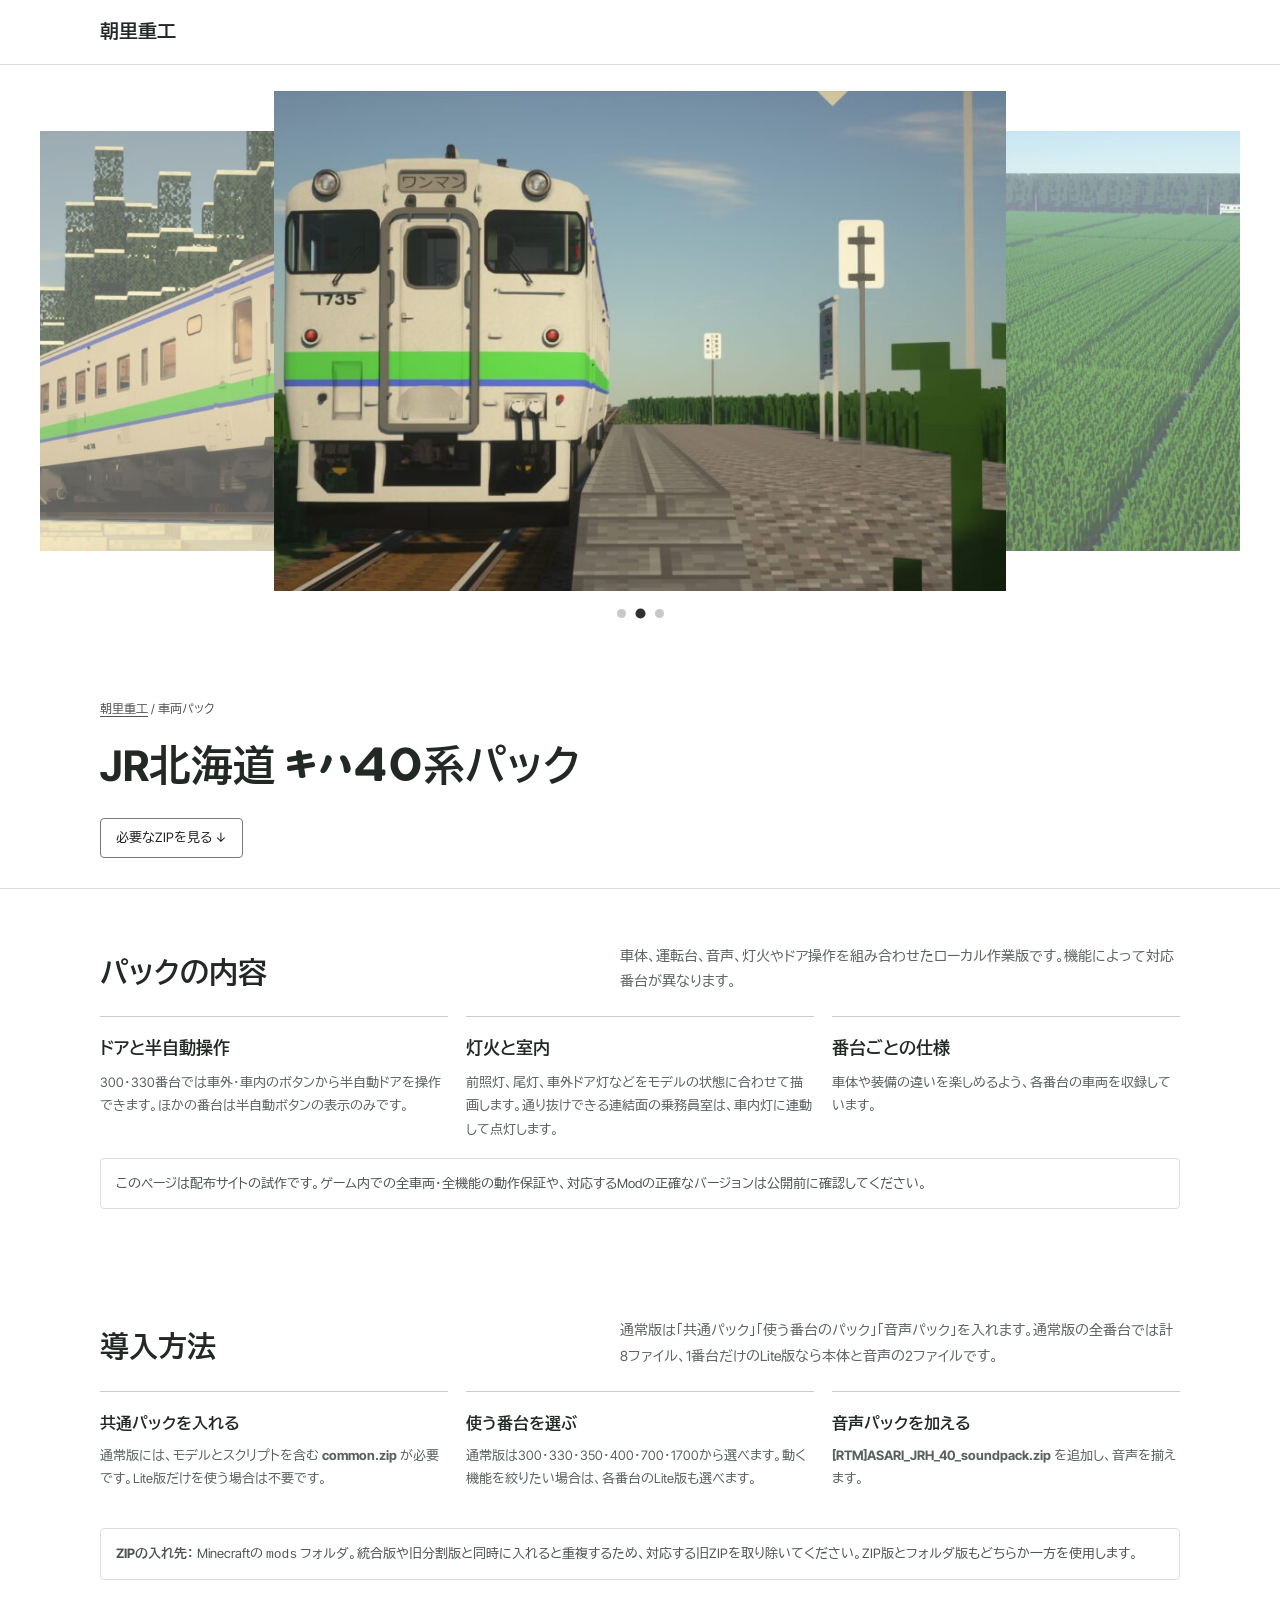
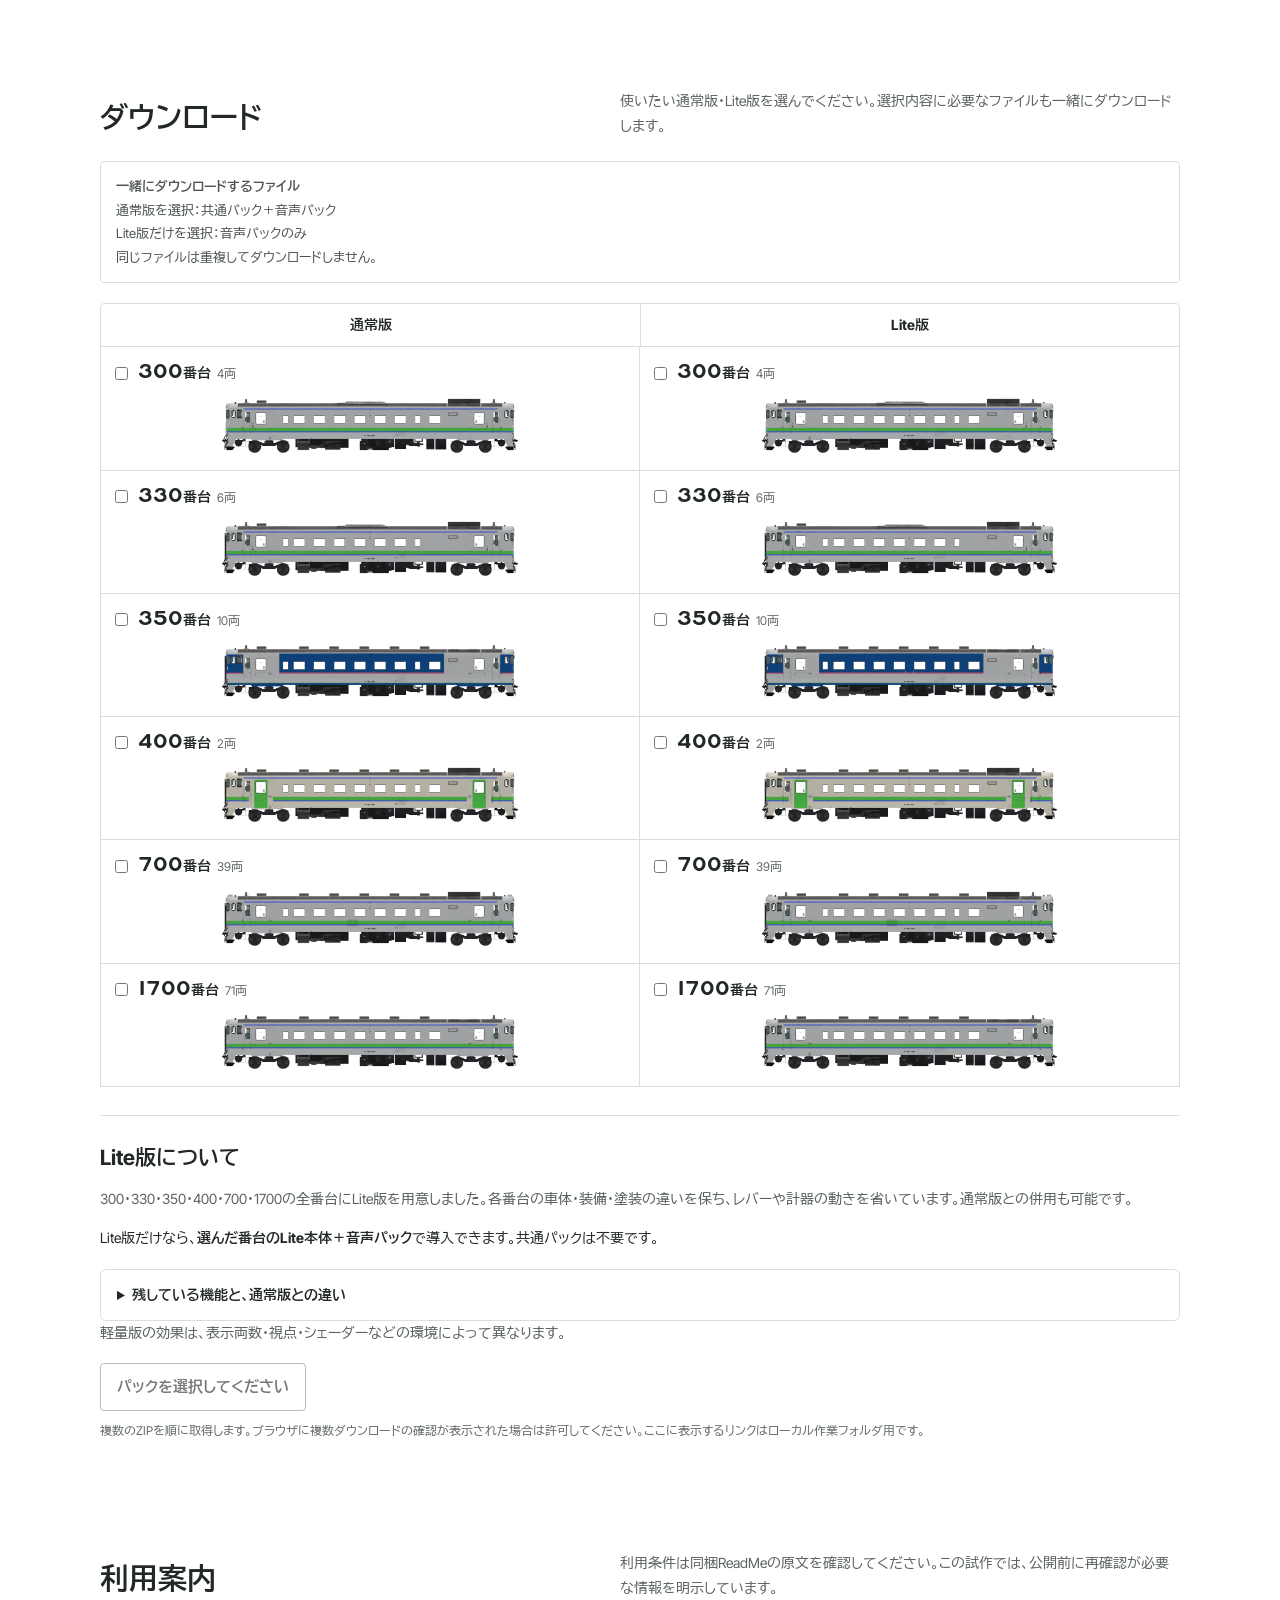
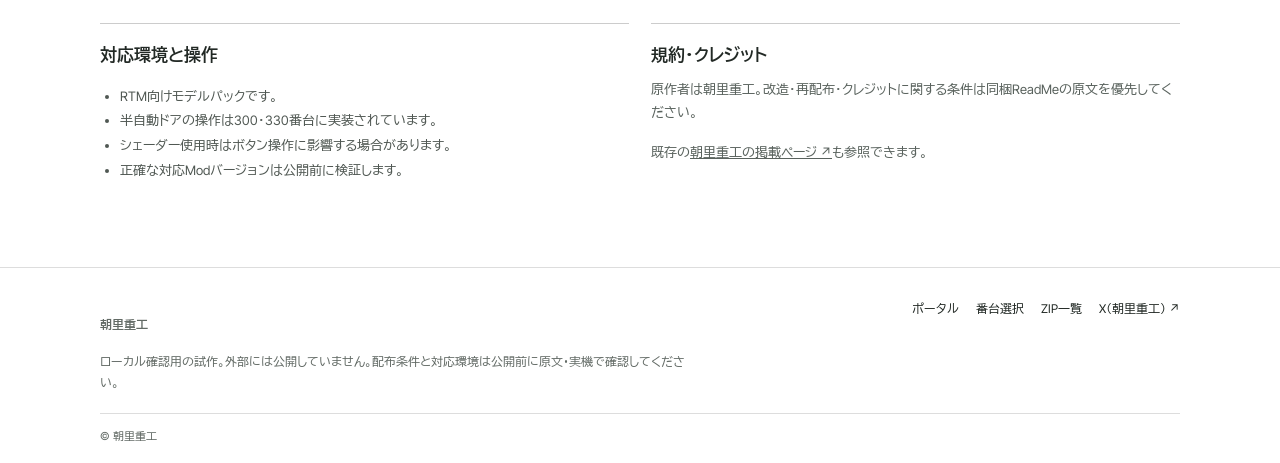
<file: index.html>
﻿<!doctype html>
<html lang="ja">

<head>
    <meta charset="utf-8">
    <meta name="viewport" content="width=device-width,initial-scale=1">
    <meta name="description" content="JR北海道キハ40風パックの機能と導入方法。通常版の番台別パックと、機能を絞った各番台のLite版を選べます。">
    <title>JR北海道キハ40風パック | 朝里重工</title>
    <link rel="stylesheet" href="styles.css">
</head>

<body><a class="skip" href="#content">本文へ移動</a>
    <header class="site-header">
        <div class="wrap header-inner"><a class="brand" href="index.html">朝里重工</a></div>
    </header>
    <main id="content">
        <section class="slideshow" aria-label="キハ40系の画像">
            <div class="slide-frame">
                <figure class="slide"><img src="images/slideshow/slide-01.jpg" alt="キハ40系パックの画像1" fetchpriority="high"></figure>
                <figure class="slide"><img src="images/slideshow/slide-02.jpg" alt="キハ40系パックの画像2" loading="lazy"></figure>
                <figure class="slide"><img src="images/slideshow/slide-03.jpg" alt="キハ40系パックの画像3" loading="lazy"></figure>
            </div>
            <div class="slide-dots" aria-label="画像を選択"></div>
        </section>
        <section class="page-hero">
            <div class="wrap">
                <div class="crumb"><a href="index.html">朝里重工</a> / 車両パック</div>
                <div class="eyebrow"></div>
                <h1>JR北海道 <span style="font-family: 'Usoden Kokutetsu'; font-size: 80%;">キハ40</span>系パック</h1>
                <div class="hero-actions"><a class="btn btn-primary" href="#download">必要なZIPを見る ↓</a></div>
            </div>
        </section>
        <section class="section">
            <div class="wrap">
                <div class="section-head">
                    <div>
                        <div class="section-no"></div>
                        <h2>パックの内容</h2>
                    </div>
                    <p class="section-lead">車体、運転台、音声、灯火やドア操作を組み合わせたローカル作業版です。機能によって対応番台が異なります。</p>
                </div>
                <div class="grid-3">
                    <article class="info-card"><span class="num"></span>
                        <h3>ドアと半自動操作</h3>
                        <p>300・330番台では車外・車内のボタンから半自動ドアを操作できます。ほかの番台は半自動ボタンの表示のみです。</p>
                    </article>
                    <article class="info-card"><span class="num"></span>
                        <h3>灯火と室内</h3>
                        <p>前照灯、尾灯、車外ドア灯などをモデルの状態に合わせて描画します。通り抜けできる連結面の乗務員室は、車内灯に連動して点灯します。</p>
                    </article>
                    <article class="info-card"><span class="num"></span>
                        <h3>番台ごとの仕様</h3>
                        <p>車体や装備の違いを楽しめるよう、各番台の車両を収録しています。</p>
                    </article>
                </div>
                <div class="archive-note">このページは配布サイトの試作です。ゲーム内での全車両・全機能の動作保証や、対応するModの正確なバージョンは公開前に確認してください。</div>
            </div>
        </section>
        <section class="section" id="install">
            <div class="wrap">
                <div class="section-head">
                    <div>
                        <h2>導入方法</h2>
                    </div>
                    <p class="section-lead">通常版は「共通パック」「使う番台のパック」「音声パック」を入れます。通常版の全番台では計8ファイル、1番台だけのLite版なら本体と音声の2ファイルです。</p>
                </div>
                <div class="step-list">
                    <div class="step">
                        <h3>共通パックを入れる</h3>
                        <p>通常版には、モデルとスクリプトを含む <strong>common.zip</strong> が必要です。Lite版だけを使う場合は不要です。</p>
                    </div>
                    <div class="step">
                        <h3>使う番台を選ぶ</h3>
                        <p>通常版は300・330・350・400・700・1700から選べます。動く機能を絞りたい場合は、各番台のLite版も選べます。</p>
                    </div>
                    <div class="step">
                        <h3>音声パックを加える</h3>
                        <p><strong>[RTM]ASARI_JRH_40_soundpack.zip</strong> を追加し、音声を揃えます。</p>
                    </div>
                </div>
                <div class="notice" style="margin-top:20px"><strong>ZIPの入れ先：</strong> Minecraftの <code>mods</code> フォルダ。統合版や旧分割版と同時に入れると重複するため、対応する旧ZIPを取り除いてください。ZIP版とフォルダ版もどちらか一方を使用します。</div>
            </div>
        </section>
        <section class="section" id="download">
            <div class="wrap">
                <div class="section-head">
                    <div>
                        <h2>ダウンロード</h2>
                    </div>
                    <p class="section-lead">使いたい通常版・Lite版を選んでください。選択内容に必要なファイルも一緒にダウンロードします。</p>
                </div>
                <div class="required-files"><strong>一緒にダウンロードするファイル</strong><br>通常版を選択：共通パック＋音声パック<br>Lite版だけを選択：音声パックのみ<br>同じファイルは重複してダウンロードしません。</div>
                <div class="pack-comparison-head" aria-hidden="true"><span>通常版</span><span>Lite版</span></div>
                <div class="series-selector pack-comparison" aria-label="番台ごとの通常版とLite版。左が通常版、右がLite版">
                    <label class="series-choice">
                        <input class="series-select" type="checkbox" value="300">
                        <span><strong>300番台</strong><small>4両</small></span>
                        <img class="yonmaru-illust" src="images/kiha40_301_side_plusX.png" alt="300番台通常版 キハ40 301">
                    </label>
                    <label class="series-choice lite-choice">
                        <input class="series-select" type="checkbox" value="300_lite">
                        <span><strong>300番台</strong><small>4両</small></span>
                        <img class="yonmaru-illust" src="images/kiha40_301_side_plusX.png" alt="300番台Lite版 キハ40 301">
                    </label>
                    <label class="series-choice">
                        <input class="series-select" type="checkbox" value="330">
                        <span><strong>330番台</strong><small>6両</small></span>
                        <img class="yonmaru-illust" src="images/kiha40_331_side_plusX.png" alt="330番台通常版 キハ40 331">
                    </label>
                    <label class="series-choice lite-choice">
                        <input class="series-select" type="checkbox" value="330_lite">
                        <span><strong>330番台</strong><small>6両</small></span>
                        <img class="yonmaru-illust" src="images/kiha40_331_side_plusX.png" alt="330番台Lite版 キハ40 331">
                    </label>
                    <label class="series-choice">
                        <input class="series-select" type="checkbox" value="350">
                        <span><strong>350番台</strong><small>10両</small></span>
                        <img class="yonmaru-illust" src="images/kiha40_351_side_plusX.png" alt="350番台通常版 キハ40 351">
                    </label>
                    <label class="series-choice lite-choice">
                        <input class="series-select" type="checkbox" value="350_lite">
                        <span><strong>350番台</strong><small>10両</small></span>
                        <img class="yonmaru-illust" src="images/kiha40_351_side_plusX.png" alt="350番台Lite版 キハ40 351">
                    </label>
                    <label class="series-choice">
                        <input class="series-select" type="checkbox" value="400">
                        <span><strong>400番台</strong><small>2両</small></span>
                        <img class="yonmaru-illust" src="images/kiha40_401_side_plusX.png" alt="400番台通常版 キハ40 401">
                    </label>
                    <label class="series-choice lite-choice">
                        <input class="series-select" type="checkbox" value="400_lite">
                        <span><strong>400番台</strong><small>2両</small></span>
                        <img class="yonmaru-illust" src="images/kiha40_401_side_plusX.png" alt="400番台Lite版 キハ40 401">
                    </label>
                    <label class="series-choice">
                        <input class="series-select" type="checkbox" value="700">
                        <span><strong>700番台</strong><small>39両</small></span>
                        <img class="yonmaru-illust" src="images/kiha40_708_side_plusX.png" alt="700番台通常版 キハ40 708">
                    </label>
                    <label class="series-choice lite-choice">
                        <input class="series-select" type="checkbox" value="700_lite">
                        <span><strong>700番台</strong><small>39両</small></span>
                        <img class="yonmaru-illust" src="images/kiha40_708_side_plusX.png" alt="700番台Lite版 キハ40 708">
                    </label>
                    <label class="series-choice">
                        <input class="series-select" type="checkbox" value="1700">
                        <span><strong>1700番台</strong><small>71両</small></span>
                        <img class="yonmaru-illust" src="images/kiha40_1701_side_plusX.png" alt="1700番台通常版 キハ40 1701">
                    </label>
                    <label class="series-choice lite-choice">
                        <input class="series-select" type="checkbox" value="1700_lite">
                        <span><strong>1700番台</strong><small>71両</small></span>
                        <img class="yonmaru-illust" src="images/kiha40_1701_side_plusX.png" alt="1700番台Lite版 キハ40 1701">
                    </label>
                </div>
                <div class="lite-download" id="lite">
                    <h3>Lite版について</h3>
                    <p>300・330・350・400・700・1700の全番台にLite版を用意しました。各番台の車体・装備・塗装の違いを保ち、レバーや計器の動きを省いています。通常版との併用も可能です。</p>
                    <p class="lite-required">Lite版だけなら、<strong>選んだ番台のLite本体＋音声パック</strong>で導入できます。共通パックは不要です。</p>
                    <details class="lite-details">
                        <summary>残している機能と、通常版との違い</summary>
                        <div class="lite-comparison">
                            <table>
                                <caption>各番台Lite版の共通機能</caption>
                                <thead><tr><th scope="col">機能</th><th scope="col">Lite版の動作</th></tr></thead>
                                <tbody>
                                    <tr><th scope="row">前照灯・行先表示</th><td>切り替え可能。前照灯の点灯・消灯フェードも残しています。</td></tr>
                                    <tr><th scope="row">ワンマン・乗降ドア</th><td>ツーマンでは通常の左右ドア操作。ワンマンでは先頭車の前側乗降口だけ開きます。</td></tr>
                                    <tr><th scope="row">貫通扉</th><td>通り抜けできる連結面で開きます。</td></tr>
                                    <tr><th scope="row">警笛・タイフォンの蓋</th><td>Pキー（RTMの警笛キー）で警笛を鳴らし、蓋が開閉します。</td></tr>
                                    <tr><th scope="row">ドア灯・室内の発光</th><td>ドア灯は開閉に連動。客室と、通り抜けできる連結面の乗務員室は車内灯に連動します。</td></tr>
                                    <tr><th scope="row">レバー・計器の針</th><td>モデルは残したまま固定表示します。</td></tr>
                                    <tr><th scope="row">運賃箱・サボ・後尾灯</th><td>運賃箱は格納状態で固定。サボ・後尾灯の操作は省いています。</td></tr>
                                    <tr><th scope="row">半自動・締め切り操作</th><td>Lite版には搭載していません。</td></tr>
                                </tbody>
                            </table>
                        </div>
                        <p>操作できるカスタムボタンは、Button0（前照灯）・Button3（行先表示）・Button6（ツーマン／ワンマン）です。車両選択では <code>as_JRH_40Lite_車号</code> の名前を選んでください。301の特殊な貫通扉や、車両ごとの装備・警笛の違いも引き継ぎます。</p>
                    </details>
                    <p class="download-help">軽量版の効果は、表示両数・視点・シェーダーなどの環境によって異なります。</p>
                </div>
                <div class="download-controls"><button class="download-button" id="download-selected" type="button" disabled>パックを選択してください</button><span class="download-status" id="download-status" aria-live="polite"></span></div>
                <p class="download-help">複数のZIPを順に取得します。ブラウザに複数ダウンロードの確認が表示された場合は許可してください。ここに表示するリンクはローカル作業フォルダ用です。</p>
            </div>
        </section>
        <section class="section" id="terms">
            <div class="wrap">
                <div class="section-head">
                    <div>
                        <div class="section-no"></div>
                        <h2>利用案内</h2>
                    </div>
                    <p class="section-lead">利用条件は同梱ReadMeの原文を確認してください。この試作では、公開前に再確認が必要な情報を明示しています。</p>
                </div>
                <div class="two-col">
                    <div class="info-card"><span class="num"></span>
                        <h3>対応環境と操作</h3>
                        <ul class="plain-list">
                            <li>RTM向けモデルパックです。</li>
                            <li>半自動ドアの操作は300・330番台に実装されています。</li>
                            <li>シェーダー使用時はボタン操作に影響する場合があります。</li>
                            <li>正確な対応Modバージョンは公開前に検証します。</li>
                        </ul>
                    </div>
                    <div class="info-card"><span class="num"></span>
                        <h3>規約・クレジット</h3>
                        <p>原作者は朝里重工。改造・再配布・クレジットに関する条件は同梱ReadMeの原文を優先してください。</p>
                        <p style="margin-top:16px">既存の<a href="https://rtmaddon-search.com/%E6%9C%9D%E9%87%8C%E9%87%8D%E5%B7%A5/" target="_blank" rel="noopener noreferrer" style="text-decoration:underline">朝里重工の掲載ページ ↗</a>も参照できます。</p>
                    </div>
                </div>
            </div>
        </section>
    </main>
    <footer class="footer">
        <div class="wrap">
            <div class="footer-top">
                <div>
                    <p class="brand">朝里重工</p>
                    <p>ローカル確認用の試作。外部には公開していません。配布条件と対応環境は公開前に原文・実機で確認してください。</p>
                </div>
                <div class="footer-links"><a href="index.html">ポータル</a><a href="#download">番台選択</a><a href="#download">ZIP一覧</a><a href="https://x.com/ASARI_JUKO" target="_blank" rel="noopener noreferrer">X（朝里重工） ↗</a></div>
            </div>
            <div class="footer-bottom">© 朝里重工</div>
        </div>
    </footer>
    <script src="slideshow.js"></script>
    <script src="download.js"></script>
</body>

</html>
</file>
<file: styles.css>
﻿@import url('https://fonts.googleapis.com/css2?family=BIZ+UDPGothic:wght@400;700&family=Inter+Tight:wght@400;500;600;700;800&display=swap');
@font-face{font-family:"Usoden Kokutetsu";src:url("Usoden-Kokutetsu.woff2") format("woff2");font-style:normal;font-weight:400;font-display:swap}

.lite-download{margin-top:28px;padding-top:24px;border-top:1px solid #ddd;background:#fff}
.lite-download h3{font-size:21px;margin:0 0 10px}.lite-download>p{font-size:14px;color:#59625d;margin:0 0 15px}
.lite-choice{margin-top:16px}.lite-download .lite-required{margin-top:14px;color:#222925}
.lite-details{margin-top:18px;border:1px solid #ddd;border-radius:6px;background:#fff;padding:13px 16px}
.lite-details summary{cursor:pointer;font-weight:700;font-size:14px}.lite-details summary:focus-visible{outline:2px solid #34463a;outline-offset:4px}
.lite-details>p{font-size:13px;line-height:1.8;margin:16px 0 0;overflow-wrap:anywhere}
.lite-comparison{margin-top:15px;overflow-x:auto}.lite-comparison table{width:100%;border-collapse:collapse;text-align:left;font-size:13px}
.lite-comparison caption{text-align:left;font-weight:700;margin-bottom:8px}.lite-comparison th,.lite-comparison td{padding:10px 12px;border-bottom:1px solid #ddd;vertical-align:top}
.lite-comparison th{font-weight:700}.lite-comparison tbody th{width:29%;min-width:110px}.lite-comparison thead th{border-top:1px solid #ddd}

:root{color:#222925;background:#fff;font-family:'Inter Tight','BIZ UDPGothic',sans-serif;font-synthesis:none;text-rendering:optimizeLegibility}
*{box-sizing:border-box}html{scroll-behavior:smooth}body{margin:0;background:#fff;font-size:15px;line-height:1.75}a{color:inherit;text-decoration:none}button,input{font:inherit}button{cursor:pointer}h1,h2,h3,p{margin-top:0}h1,h2,h3,p,button,input{font-family:'Inter Tight','BIZ UDPGothic',sans-serif}.wrap{width:min(calc(100% - 40px),1080px);margin-inline:auto}.skip{position:absolute;left:-9999px}.skip:focus{left:10px;top:10px;z-index:5;background:#fff;padding:8px;border:1px solid #222}
.site-header{position:sticky;top:0;z-index:100;background:#fff;border-bottom:1px solid #ddd}.header-inner{height:64px;display:flex;align-items:center}.brand{font-size:19px;font-weight:700;color:#222925}.nav,.brand-mark,.brand small,.header-cta{display:none}
.hero{background:#fff}.hero-inner{padding:54px 0 48px}.eyebrow,.section-no,.tag,.num,.hero-caption{display:none}.hero h1,.page-hero h1{font-size:42px;line-height:1.4;letter-spacing:0;margin:0 0 12px}.hero h1 em{font-style:normal}.hero p,.page-hero p{max-width:690px;color:#555e59;margin-bottom:0}.hero-actions{display:flex;gap:10px;margin-top:22px;flex-wrap:wrap}.btn{display:inline-flex;justify-content:center;align-items:center;min-height:40px;padding:7px 15px;border:1px solid #777;border-radius:4px;font-family:'Inter Tight','BIZ UDPGothic',sans-serif;font-size:13px}.btn-primary,.btn-dark{background:#fff;color:#222;border-color:#777}.btn-outline,.btn-light{background:#fff;color:#222;border-color:#aaa}.btn:hover,.footer-links a:hover{opacity:.72;text-decoration:underline;text-underline-offset:3px}.hero-art,.feature-visual{display:none!important}
.ribbon{padding:14px 0;border-block:1px solid #ddd;background:#fff}.ribbon-inner{display:flex;justify-content:space-between;gap:15px;font-size:13px}.ribbon strong{font-weight:700}.section{padding:54px 0;background:#fff}.section.alt{border-block:1px solid #e2e2e2;background:#fff}.section-head{display:flex;justify-content:space-between;align-items:end;gap:22px;margin-bottom:23px}.section h2{font-size:29px;line-height:1.4;letter-spacing:0;margin:0}.section-lead{max-width:560px;color:#5d6560;font-size:14px;line-height:1.8;margin:0}.feature-card{display:block;border:0;background:#fff;box-shadow:none}.feature-body{padding:0}.feature-body h3{font-size:22px;margin:0 0 10px}.feature-body p{max-width:680px;color:#555e59}.feature-body .btn{margin-top:5px}.stats{display:grid;grid-template-columns:repeat(4,1fr);margin-top:25px;border-block:1px solid #ddd}.stat{padding:15px;border-right:1px solid #ddd}.stat:first-child{padding-left:0}.stat:last-child{border-right:0}.stat strong{display:block;font:700 27px 'Inter Tight',sans-serif;line-height:1.25}.stat span{display:block;margin-top:4px;font-size:12px;color:#626a65}
.grid-3{display:grid;grid-template-columns:repeat(3,1fr);gap:18px}.info-card{padding:17px 0;border:0;border-top:1px solid #ccc;border-radius:0;background:#fff;box-shadow:none;min-height:0}.info-card h3{font-size:17px;margin:0 0 7px}.info-card p{margin:0;color:#59625d;font-size:13px;line-height:1.8}.dark-band{padding:28px 0;border-block:1px solid #ddd;background:#fff}.dark-band .wrap{display:flex;justify-content:space-between;align-items:center;gap:20px}.dark-band h2{font-size:22px;margin:0 0 4px}.dark-band p{margin:0;color:#59625d;font-size:13px}.footer{background:#fff;border-top:1px solid #ddd;padding:30px 0 18px}.footer-top{display:flex;justify-content:space-between;gap:20px;padding-bottom:20px;border-bottom:1px solid #ddd}.footer p{max-width:600px;margin:16px 0 0;color:#626a65;font-size:12px}.footer-links{display:flex;gap:17px;font-size:12px}.footer-bottom{padding-top:13px;color:#626a65;font-size:11px}
.slideshow{width:min(calc(100% - 40px),1080px);margin:0 auto 30px;background:#fff}.slide-frame{position:relative;width:100%;aspect-ratio:1024/542;overflow:hidden;background:#fff}.slide{display:none;margin:0;position:absolute;inset:0;background:#fff}.slide.is-active{display:block}.slide img{display:block;width:100%;height:100%;object-fit:cover;background:#fff}.slide figcaption{position:absolute;left:12px;bottom:10px;padding:4px 8px;background:#fff;color:#222;font-size:12px}.slide-controls{display:flex;justify-content:flex-end;align-items:center;gap:8px;padding:8px 0;font-size:12px}.slide-controls button{padding:5px 10px;border:1px solid #aaa;border-radius:3px;background:#fff;color:#222;font-family:'Inter Tight','BIZ UDPGothic',sans-serif;font-size:12px}.slide-controls button:hover{border-color:#222}.slide-controls [data-slide-count]{min-width:40px;text-align:center}
.page-hero{padding:40px 0 30px;background:#fff;border-bottom:1px solid #ddd}.crumb{font-size:12px;color:#555;margin-bottom:18px}.crumb a{text-decoration:underline;text-underline-offset:3px}.page-hero .stats{max-width:760px}.page-hero .stat{border-color:#ddd}.number-bar{display:flex;align-items:center;gap:8px;flex-wrap:wrap;margin-bottom:20px}.filter{background:#fff;border:1px solid #aaa;border-radius:4px;padding:7px 11px;font-size:12px}.filter[aria-pressed=true]{background:#fff;color:#222;border-color:#444;font-weight:700}.search{min-height:37px;width:220px;padding:5px 9px;border:1px solid #aaa;border-radius:4px;background:#fff}.vehicle-groups{display:grid;grid-template-columns:repeat(2,1fr);gap:20px}.vehicle-group{padding:16px 0;border:0;border-top:1px solid #ccc;border-radius:0;background:#fff;box-shadow:none}.vehicle-group h3{display:flex;justify-content:space-between;gap:10px;font-size:16px;margin:0 0 12px}.vehicle-group h3 span{font:500 12px 'Inter Tight',sans-serif;color:#555}.vehicle-list{display:flex;flex-wrap:wrap;gap:6px}.train-no{display:inline-grid;place-items:center;min-width:45px;padding:3px 6px;border:1px solid #ddd;border-radius:3px;font:400 13px 'Usoden Kokutetsu','Inter Tight',sans-serif;background:#fff}.empty{color:#555;font-size:14px}.step-list{display:grid;grid-template-columns:repeat(3,1fr);gap:18px}.step{padding:17px 0;border:0;border-top:1px solid #ccc;border-radius:0;background:#fff;min-height:0}.step::before{content:none}.step h3{font-size:16px;margin:0 0 7px}.step p{margin:0;color:#59625d;font-size:13px;line-height:1.8}.notice,.archive-note,.required-files{padding:13px 15px;border:1px solid #ddd;border-radius:4px;background:#fff;color:#4e5652;font-size:13px;line-height:1.8}.notice{margin-top:18px}.two-col{display:grid;grid-template-columns:1fr 1fr;gap:22px}.plain-list{padding-left:20px;color:#505853;font-size:13px;line-height:1.9}.source-note{margin-top:17px;color:#626a65;font-size:12px;line-height:1.75}.source-note a{text-decoration:underline;text-underline-offset:3px}
.download-list{display:grid;gap:8px}.download-row{display:grid;grid-template-columns:1fr auto auto;align-items:center;gap:18px;padding:13px 15px;border:1px solid #ddd;border-radius:4px;background:#fff}.download-row h3{font-size:14px;margin:0 0 3px;overflow-wrap:anywhere}.download-row p{font-size:11px;color:#626a65;margin:0}.file-size{font:500 13px 'Inter Tight',sans-serif;white-space:nowrap}.small-btn{display:inline-block;padding:7px 10px;border:1px solid #aaa;border-radius:4px;background:#fff;font-size:12px;white-space:nowrap}.pill{display:inline-block;padding:1px 6px;border:1px solid #aaa;border-radius:3px;font-size:10px}.series-selector{display:grid;grid-template-columns:1fr;border-top:1px solid #ddd}.series-choice{display:flex;gap:14px;align-items:center;padding:1px 9px;border-bottom:1px solid #ddd;cursor:pointer}



.series-choice img{display:block!important;flex:0 0 min(50vw,400px);width:min(40vw,300px)!important;height:90px!important;min-width:140px;object-fit:contain;background:transparent!important;visibility:visible!important;opacity:1!important}
.series-choice>span{min-width:90px}.series-choice:nth-child(odd){margin-right:0}.series-choice input{margin-top:5px;accent-color:#34463a}
.series-choice strong{display:block;font-family:"Usoden Kokutetsu","BIZ UDPGothic",sans-serif;font-size:14px}
.series-choice small{display:block;margin-top:2px;color:#626a65;font-size:12px}


.yonmaru-illust{transition:all 250ms ease}
.yonmaru-illust:hover{transform:translateX(-20px)}


.download-controls{display:flex;align-items:center;gap:13px;flex-wrap:wrap;margin-top:18px}
.download-button{padding:10px 16px;border:1px solid #777;border-radius:4px;background:#fff;color:#222;font-weight:700}.download-button:disabled{border-color:#bbb;background:#fff;color:#777;cursor:not-allowed}.download-status{font-size:12px;color:#555}.download-help{margin:10px 0 0;color:#626a65;font-size:12px;line-height:1.7}
@media(max-width:760px){.header-inner{gap:14px}.nav{gap:12px}.header-cta{display:none}.hero-inner{padding:40px 0}.feature-body{padding:0}.grid-3,.step-list{grid-template-columns:1fr}.dark-band .wrap{align-items:flex-start;flex-direction:column}.two-col{grid-template-columns:1fr}}
@media(max-width:540px){.wrap{width:min(calc(100% - 30px),1080px)}.brand{font-size:17px}.hero h1,.page-hero h1{font-size:34px}.section{padding:40px 0}.section-head{display:block}.section-lead{margin-top:10px}.stats{grid-template-columns:repeat(2,1fr)}.stat{border-bottom:1px solid #ddd;padding:12px 8px}.stat strong{font-size:24px}.vehicle-groups,.series-selector{grid-template-columns:1fr}.series-choice:nth-child(odd){margin-right:0}.number-bar .search{width:100%}.ribbon-inner,.footer-top{display:block}.ribbon-inner span{display:block;margin-top:4px}.footer-links{margin-top:15px}.download-row{grid-template-columns:1fr auto;gap:9px}.download-row .file-size{grid-column:1;grid-row:2}.download-row .small-btn{grid-column:2;grid-row:1 / span 2}}

/* Center image carousel for the KiHa 40 pack page. */
.slideshow{width:min(calc(100% - 40px),1200px);margin:26px auto 40px;background:#fff}
.slide-frame{height:clamp(280px,41vw,500px);aspect-ratio:auto;overflow:hidden;position:relative;isolation:isolate;background:#fff}
.slideshow .slide{display:block;width:61%;height:100%;top:0;left:50%;right:auto;inset-block:0;margin:0;transform:translateX(-50%) scale(.84);opacity:0;visibility:hidden;z-index:0;pointer-events:none;transition:left 850ms cubic-bezier(.22,.61,.36,1),transform 850ms cubic-bezier(.22,.61,.36,1),opacity 850ms ease,visibility 0s linear 850ms}
.slideshow .slide.is-current,.slideshow .slide.is-previous,.slideshow .slide.is-next{visibility:visible;transition-delay:0s}
.slideshow .slide.is-current{left:50%;transform:translateX(-50%) scale(1);opacity:1;z-index:3;pointer-events:auto}
.slideshow .slide.is-previous{left:14%;transform:translateX(-50%) scale(.84);opacity:.7;z-index:2}
.slideshow .slide.is-next{left:86%;transform:translateX(-50%) scale(.84);opacity:.7;z-index:2}
.slideshow .slide.is-hidden{visibility:hidden;opacity:0;z-index:0}
.slideshow .slide img{width:100%;height:100%;object-fit:cover;background:#fff}
.slide-dots{display:flex;justify-content:center;align-items:center;gap:10px;margin:18px auto 0}
.slide-dot{width:9px;height:9px;flex:0 0 9px;padding:0;border:0;border-radius:50%;background:#c8c8c8;cursor:pointer;transition:background-color 250ms ease,transform 250ms ease}
.slide-dot.is-current{background:#303030;transform:scale(1.12)}
.slide-dot:focus-visible{outline:2px solid #333;outline-offset:4px}
@media(max-width:600px){.slideshow{width:100%;margin:18px auto 30px}.slide-frame{height:clamp(230px,64vw,330px)}.slideshow .slide{width:76%}.slideshow .slide.is-previous{left:12%}.slideshow .slide.is-next{left:88%}.slide-dots{margin-top:14px}}
@media(prefers-reduced-motion:reduce){.slideshow .slide,.slide-dot{transition:none}}

/* Feature cards reveal their details with a button-operated flip. */
.feature-flip-grid{display:grid;grid-template-columns:repeat(2,minmax(0,1fr));gap:16px}
.feature-flip-card{min-height:220px;perspective:1000px}
.feature-flip-inner{position:relative;width:100%;height:100%;min-height:220px;transform-style:preserve-3d;transition:transform 650ms cubic-bezier(.2,.7,.2,1)}
.feature-flip-card.is-flipped .feature-flip-inner{transform:rotateY(180deg)}
.feature-flip-face{position:absolute;inset:0;display:flex;flex-direction:column;align-items:flex-start;justify-content:center;padding:23px 25px;border:1px solid #ddd;border-radius:8px;background:#fff;backface-visibility:hidden;-webkit-backface-visibility:hidden}
.feature-flip-front h3,.feature-flip-back h3{margin:3px 0 8px;font-size:20px}
.feature-flip-front p,.feature-flip-back p{max-width:520px;margin:0;color:#59625d;font-size:14px;line-height:1.85}
.feature-label{color:#66716b;font-size:12px}
.feature-flip-back{transform:rotateY(180deg)}
.feature-flip-button{margin-top:17px;padding:7px 12px;border:1px solid #aaa;border-radius:5px;background:#fff;color:#222;font-size:13px}
.feature-flip-button:hover{border-color:#333;background:#fafafa}
.feature-flip-button:focus-visible{outline:2px solid #34463a;outline-offset:3px}
@media(max-width:650px){.feature-flip-grid{grid-template-columns:1fr}.feature-flip-card,.feature-flip-inner{min-height:210px}}
@media(prefers-reduced-motion:reduce){.feature-flip-inner{transition:none}}


/* Plain distribution hub modeled on the original Google Sites page. */
.hub-intro{padding:38px 0 25px}
.hub-intro h1{margin:0 0 12px;font-size:34px;line-height:1.45}
.hub-intro p{margin:0;color:#555e59;font-size:14px;line-height:1.9}
.hub-intro p a,.hub-credit a{text-decoration:underline;text-underline-offset:3px}
.hub-list{padding-top:14px}
.hub-grid{display:grid;grid-template-columns:repeat(3,minmax(0,1fr));gap:24px 18px}
.hub-card{min-width:0;padding:0 0 16px;border-bottom:1px solid #ddd;background:#fff}
.hub-card-main{display:block}
.hub-card-image{display:block;width:100%;height:190px;object-fit:cover;background:#fff;border:1px solid #eee;border-radius:5px}
.hub-card h3{margin:12px 0 5px;font-size:17px;line-height:1.5}
.hub-card p{min-height:44px;margin:0;color:#59625d;font-size:13px;line-height:1.7}
.hub-card-links{display:flex;flex-wrap:wrap;gap:12px;margin-top:12px;font-size:12px}
.hub-card-links a{text-decoration:underline;text-underline-offset:3px}
.hub-card-links[role="link"]{display:inline-flex;align-items:center;width:max-content;margin-top:12px;padding:8px 12px;border:1px solid #888;border-radius:4px;background:#fff;cursor:pointer}
.hub-card-links[role="link"]:hover{background:#f3f5f4;border-color:#444}
.hub-card-links[role="link"]:focus-visible{outline:2px solid #34463a;outline-offset:2px}
.hub-credit{margin:26px 0 0;color:#626a65;font-size:12px;line-height:1.8}
@media(max-width:760px){.hub-grid{grid-template-columns:repeat(2,minmax(0,1fr));gap:20px 14px}.hub-card-image{height:170px}}
@media(max-width:520px){.hub-grid{grid-template-columns:1fr}.hub-card-image{height:auto;aspect-ratio:16/9}.hub-card p{min-height:0}}
.hub-card-main.image-unavailable::before{content:attr(data-title);display:grid;place-items:center;height:190px;padding:16px;border:1px solid #eee;border-radius:5px;background:#fff;color:#555e59;text-align:center;font-size:15px}
@media(max-width:760px){.hub-card-main.image-unavailable::before{height:170px}}
@media(max-width:520px){.hub-card-main.image-unavailable::before{height:auto;aspect-ratio:16/9}}
.hub-card-textonly{padding-top:16px}




/* Normal/Lite comparison: two columns and six vehicle-series rows. */
.pack-comparison-head{display:grid;grid-template-columns:repeat(2,minmax(0,1fr));gap:0;margin:20px 0 0;border:1px solid #ddd;border-bottom:0;border-radius:5px 5px 0 0;background:#fff;font-size:14px;font-weight:700;text-align:center}
.pack-comparison-head span{padding:9px 12px}.pack-comparison-head span+span{border-left:1px solid #ddd}
.series-selector.pack-comparison{grid-template-columns:repeat(2,minmax(0,1fr));border:1px solid #ddd;border-bottom:0;background:#fff}
.pack-comparison .series-choice{display:grid;grid-template-columns:auto minmax(0,1fr);gap:6px 10px;padding:12px 14px;min-width:0;margin:0;border-right:0}
.pack-comparison .series-choice:nth-child(odd){border-right:1px solid #ddd}
.pack-comparison .series-choice>span{min-width:0}.pack-comparison .series-choice img{grid-column:1/-1;justify-self:center;width:100%!important;max-width:390px;min-width:0;height:65px!important;flex:none}
.pack-comparison .series-choice strong,.pack-comparison .series-choice small{display:inline}
.pack-comparison .series-choice small{margin:0 0 0 6px}
.pack-comparison .series-choice input{margin:0}.pack-comparison .series-choice:has(input:checked){outline:1px solid #777;outline-offset:-2px}
@media(max-width:540px){.series-selector.pack-comparison{grid-template-columns:repeat(2,minmax(0,1fr))}.pack-comparison .series-choice{padding:10px 8px;gap:5px 6px}.pack-comparison .series-choice img{height:47px!important}.pack-comparison .series-choice small{font-size:11px}}
</file>
